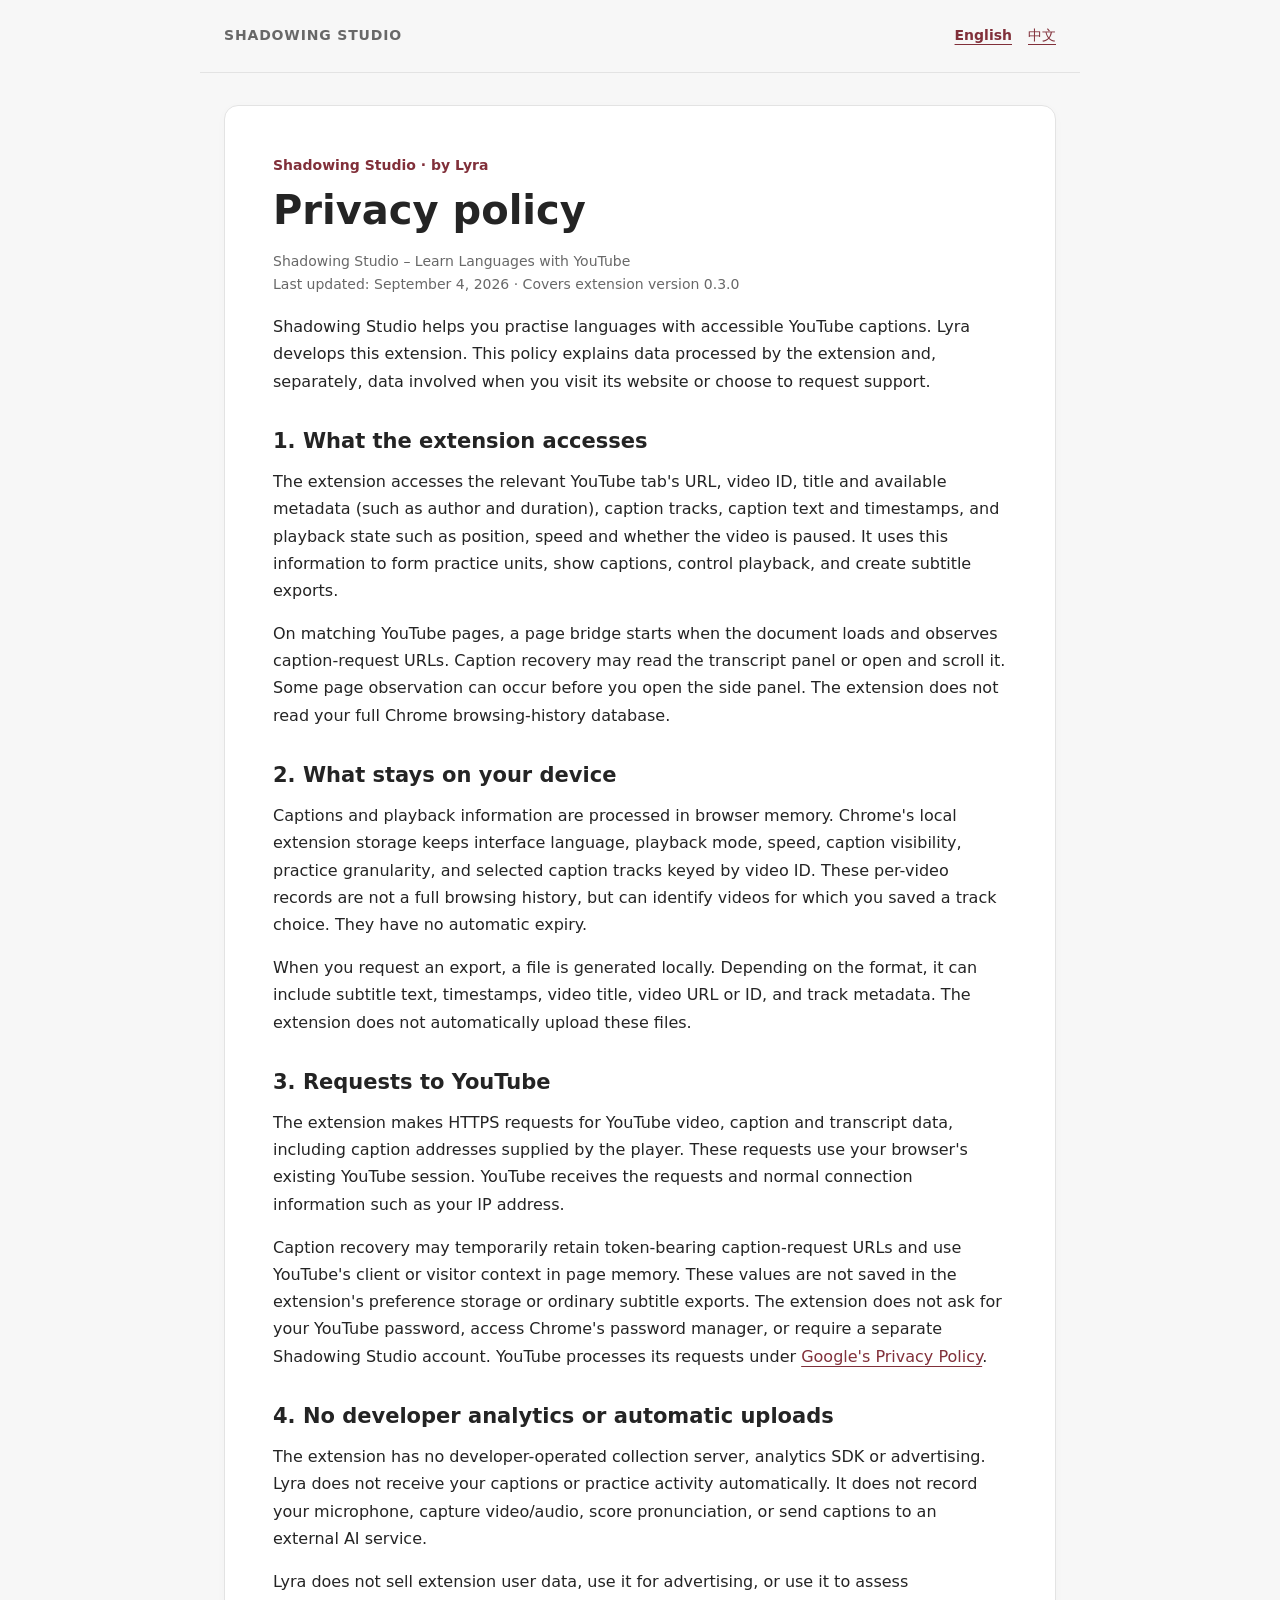
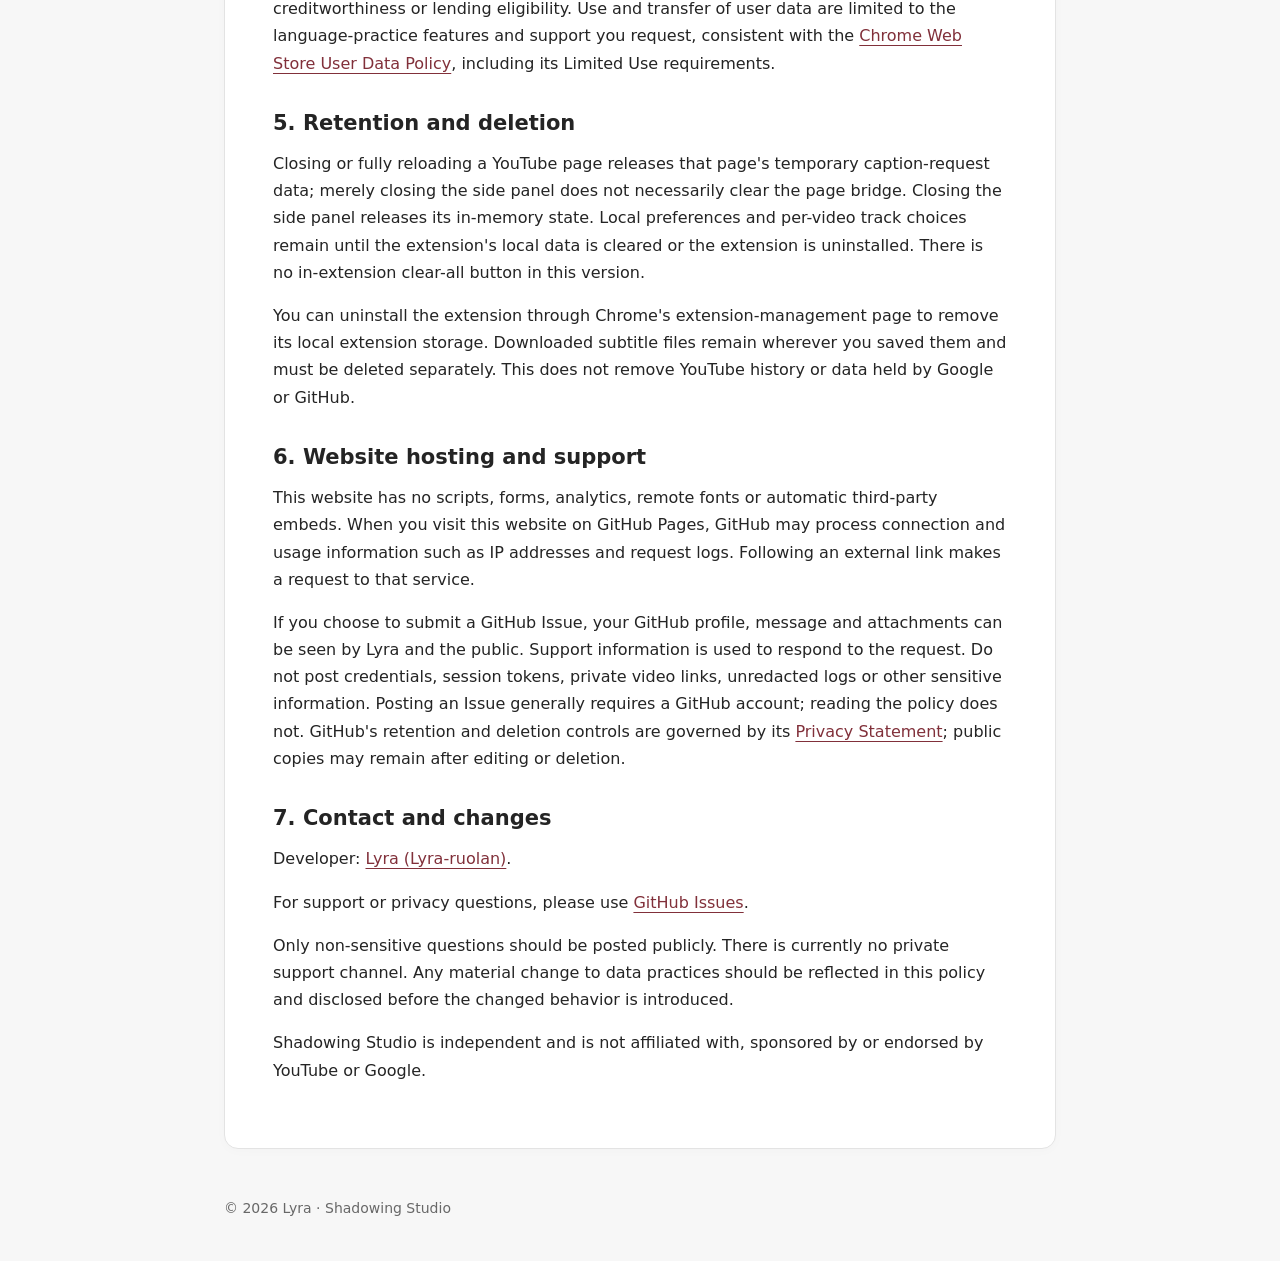
<file: index.html>
<!doctype html>
<html lang="en"><head><meta charset="utf-8"><meta name="viewport" content="width=device-width,initial-scale=1">
<meta name="referrer" content="no-referrer"><meta http-equiv="Content-Security-Policy" content="default-src 'none'; style-src 'self'; img-src 'self'; base-uri 'none'; form-action 'none'">
<title>Privacy policy · Shadowing Studio</title>
<meta name="description" content="How Shadowing Studio handles captions, preferences, and support information.">
<link rel="stylesheet" href="style.css"></head><body>
<a class="skip" href="#policy">Skip to policy</a>
<header><a class="brand" href="index.html">SHADOWING STUDIO</a>
<nav aria-label="Policy language"><a href="index.html" lang="en" aria-current="page">English</a><a href="zh.html" lang="zh-CN" >中文</a></nav></header>
<main id="policy"><article><p class="kicker">Shadowing Studio · by Lyra</p>
<h1>Privacy policy</h1>
<p class="meta">Shadowing Studio – Learn Languages with YouTube<br>Last updated: September 4, 2026 · Covers extension version 0.3.0</p>
<p>Shadowing Studio helps you practise languages with accessible YouTube captions. Lyra develops this extension. This policy explains data processed by the extension and, separately, data involved when you visit its website or choose to request support.</p>
<h2>1. What the extension accesses</h2>
<p>The extension accesses the relevant YouTube tab's URL, video ID, title and available metadata (such as author and duration), caption tracks, caption text and timestamps, and playback state such as position, speed and whether the video is paused. It uses this information to form practice units, show captions, control playback, and create subtitle exports.</p>
<p>On matching YouTube pages, a page bridge starts when the document loads and observes caption-request URLs. Caption recovery may read the transcript panel or open and scroll it. Some page observation can occur before you open the side panel. The extension does not read your full Chrome browsing-history database.</p>
<h2>2. What stays on your device</h2>
<p>Captions and playback information are processed in browser memory. Chrome's local extension storage keeps interface language, playback mode, speed, caption visibility, practice granularity, and selected caption tracks keyed by video ID. These per-video records are not a full browsing history, but can identify videos for which you saved a track choice. They have no automatic expiry.</p>
<p>When you request an export, a file is generated locally. Depending on the format, it can include subtitle text, timestamps, video title, video URL or ID, and track metadata. The extension does not automatically upload these files.</p>
<h2>3. Requests to YouTube</h2>
<p>The extension makes HTTPS requests for YouTube video, caption and transcript data, including caption addresses supplied by the player. These requests use your browser's existing YouTube session. YouTube receives the requests and normal connection information such as your IP address.</p>
<p>Caption recovery may temporarily retain token-bearing caption-request URLs and use YouTube's client or visitor context in page memory. These values are not saved in the extension's preference storage or ordinary subtitle exports. The extension does not ask for your YouTube password, access Chrome's password manager, or require a separate Shadowing Studio account. YouTube processes its requests under <a href="https://policies.google.com/privacy" rel="noreferrer">Google's Privacy Policy</a>.</p>
<h2>4. No developer analytics or automatic uploads</h2>
<p>The extension has no developer-operated collection server, analytics SDK or advertising. Lyra does not receive your captions or practice activity automatically. It does not record your microphone, capture video/audio, score pronunciation, or send captions to an external AI service.</p>
<p>Lyra does not sell extension user data, use it for advertising, or use it to assess creditworthiness or lending eligibility. Use and transfer of user data are limited to the language-practice features and support you request, consistent with the <a href="https://developer.chrome.com/docs/webstore/program-policies/user-data-faq" rel="noreferrer">Chrome Web Store User Data Policy</a>, including its Limited Use requirements.</p>
<h2>5. Retention and deletion</h2>
<p>Closing or fully reloading a YouTube page releases that page's temporary caption-request data; merely closing the side panel does not necessarily clear the page bridge. Closing the side panel releases its in-memory state. Local preferences and per-video track choices remain until the extension's local data is cleared or the extension is uninstalled. There is no in-extension clear-all button in this version.</p>
<p>You can uninstall the extension through Chrome's extension-management page to remove its local extension storage. Downloaded subtitle files remain wherever you saved them and must be deleted separately. This does not remove YouTube history or data held by Google or GitHub.</p>
<h2>6. Website hosting and support</h2>
<p>This website has no scripts, forms, analytics, remote fonts or automatic third-party embeds. When you visit this website on GitHub Pages, GitHub may process connection and usage information such as IP addresses and request logs. Following an external link makes a request to that service.</p>
<p>If you choose to submit a GitHub Issue, your GitHub profile, message and attachments can be seen by Lyra and the public. Support information is used to respond to the request. Do not post credentials, session tokens, private video links, unredacted logs or other sensitive information. Posting an Issue generally requires a GitHub account; reading the policy does not. GitHub's retention and deletion controls are governed by its <a href="https://docs.github.com/en/site-policy/privacy-policies/github-general-privacy-statement" rel="noreferrer">Privacy Statement</a>; public copies may remain after editing or deletion.</p>
<h2>7. Contact and changes</h2>
<p>Developer: <a href="https://github.com/Lyra-ruolan" rel="noreferrer">Lyra (Lyra-ruolan)</a>.</p>
<p>For support or privacy questions, please use <a href="https://github.com/Lyra-ruolan/shadowing-studio-site/issues" rel="noreferrer">GitHub Issues</a>.</p>
<p>Only non-sensitive questions should be posted publicly. There is currently no private support channel. Any material change to data practices should be reflected in this policy and disclosed before the changed behavior is introduced.</p>
<p>Shadowing Studio is independent and is not affiliated with, sponsored by or endorsed by YouTube or Google.</p></article></main>
<footer><p>© 2026 Lyra · Shadowing Studio</p></footer></body></html>
</file>
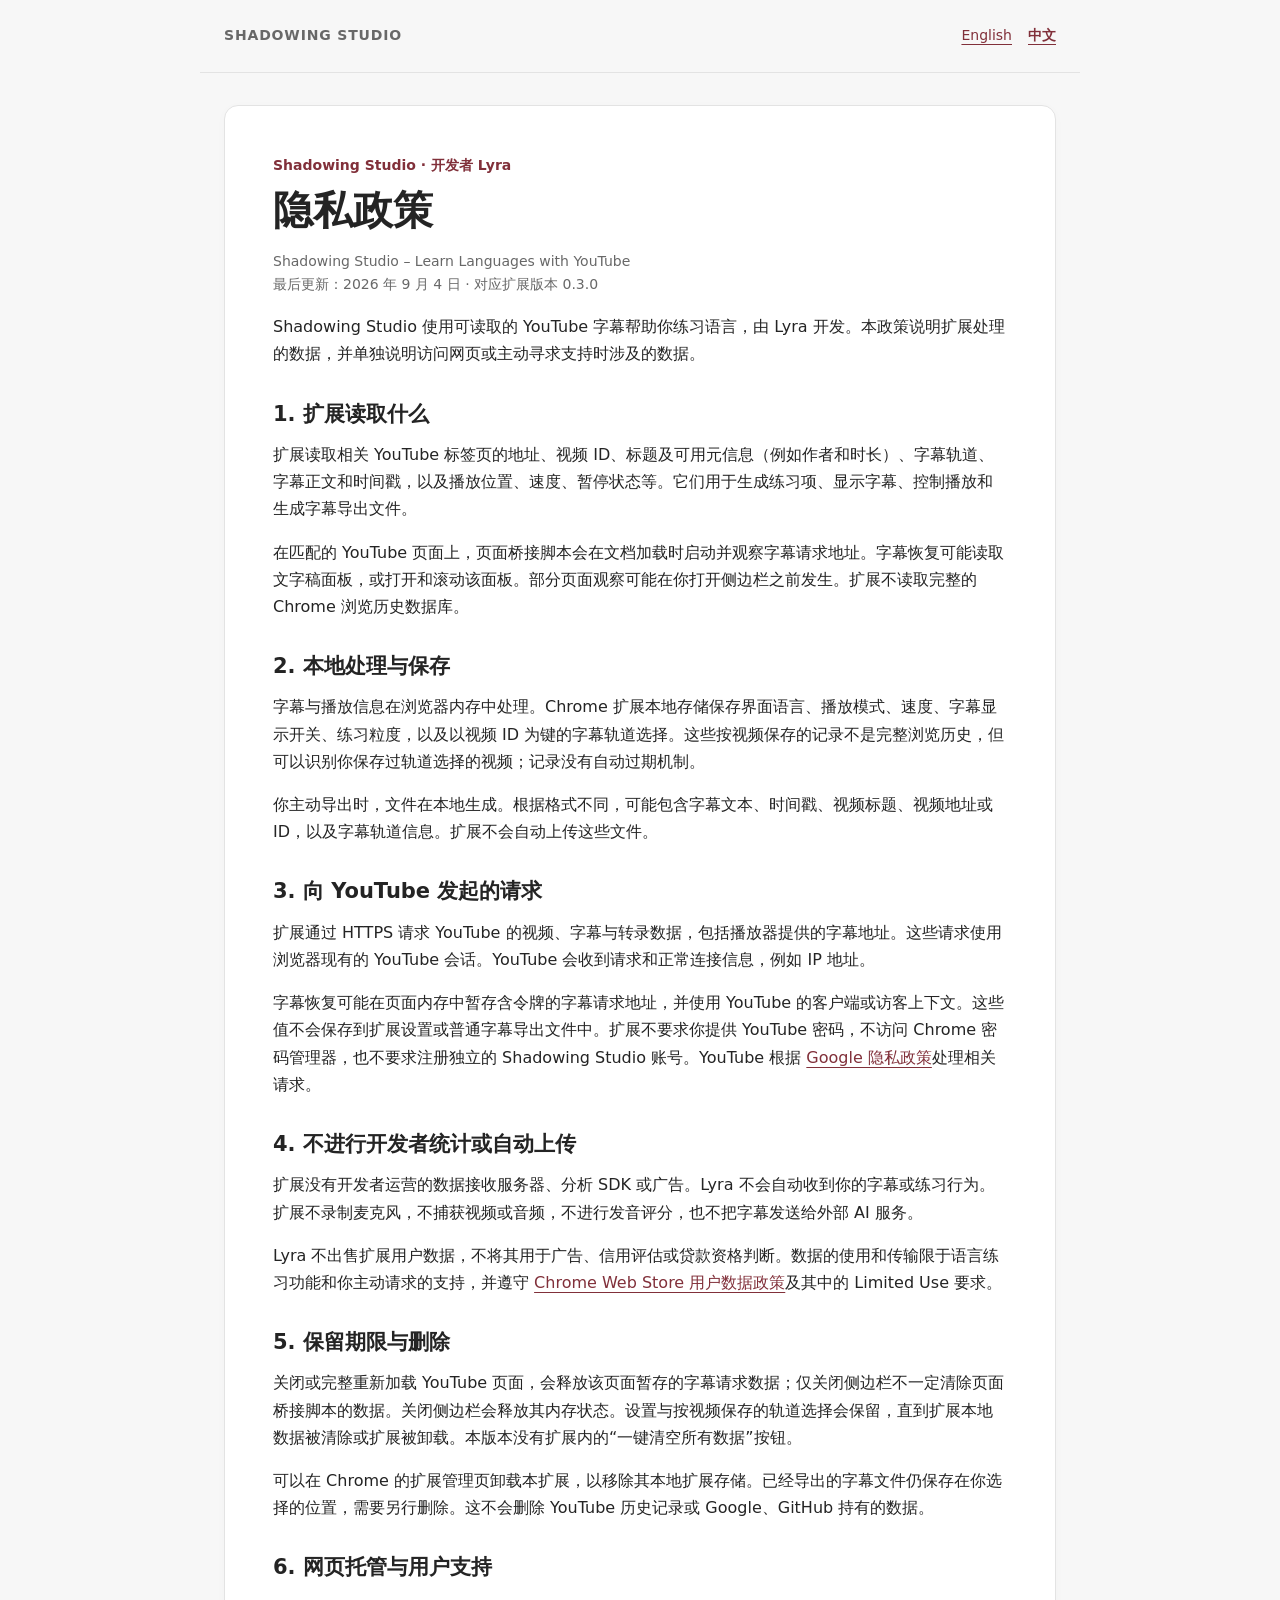
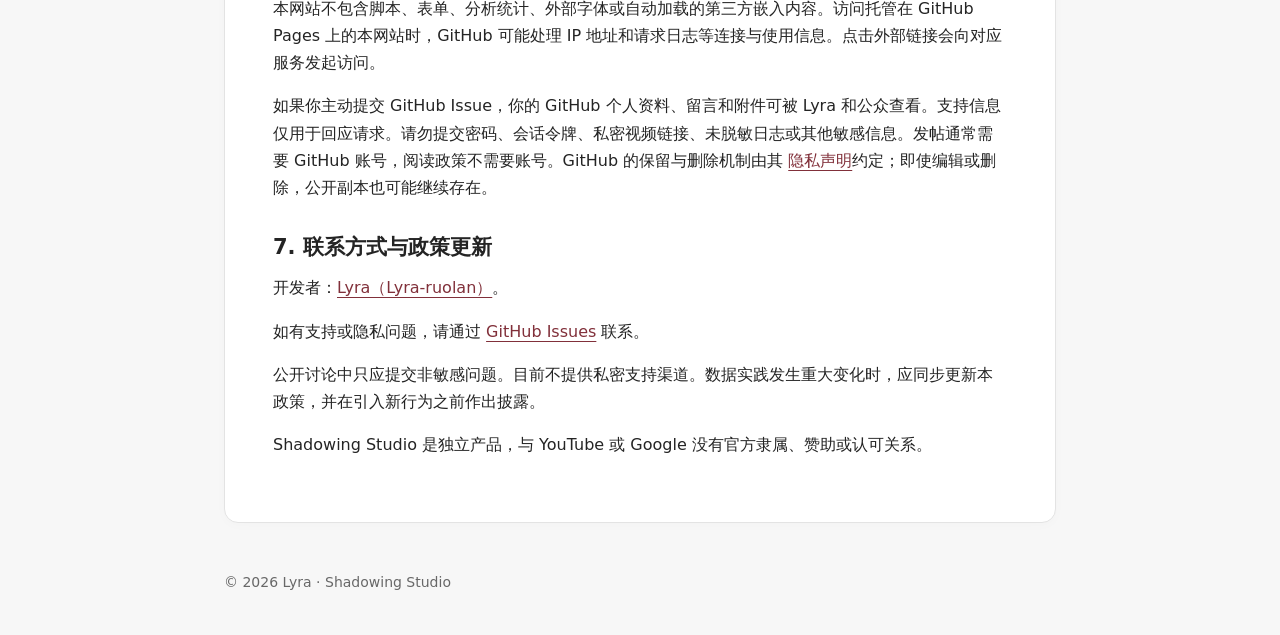
<file: zh.html>
<!doctype html>
<html lang="zh-CN"><head><meta charset="utf-8"><meta name="viewport" content="width=device-width,initial-scale=1">
<meta name="referrer" content="no-referrer"><meta http-equiv="Content-Security-Policy" content="default-src 'none'; style-src 'self'; img-src 'self'; base-uri 'none'; form-action 'none'">
<title>隐私政策 · Shadowing Studio</title>
<meta name="description" content="Shadowing Studio 字幕、偏好设置与用户支持的数据处理说明。">
<link rel="stylesheet" href="style.css"></head><body>
<a class="skip" href="#policy">跳至隐私政策</a>
<header><a class="brand" href="zh.html">SHADOWING STUDIO</a>
<nav aria-label="政策语言"><a href="index.html" lang="en" >English</a><a href="zh.html" lang="zh-CN" aria-current="page">中文</a></nav></header>
<main id="policy"><article><p class="kicker">Shadowing Studio · 开发者 Lyra</p>
<h1>隐私政策</h1>
<p class="meta">Shadowing Studio – Learn Languages with YouTube<br>最后更新：2026 年 9 月 4 日 · 对应扩展版本 0.3.0</p>
<p>Shadowing Studio 使用可读取的 YouTube 字幕帮助你练习语言，由 Lyra 开发。本政策说明扩展处理的数据，并单独说明访问网页或主动寻求支持时涉及的数据。</p>
<h2>1. 扩展读取什么</h2>
<p>扩展读取相关 YouTube 标签页的地址、视频 ID、标题及可用元信息（例如作者和时长）、字幕轨道、字幕正文和时间戳，以及播放位置、速度、暂停状态等。它们用于生成练习项、显示字幕、控制播放和生成字幕导出文件。</p>
<p>在匹配的 YouTube 页面上，页面桥接脚本会在文档加载时启动并观察字幕请求地址。字幕恢复可能读取文字稿面板，或打开和滚动该面板。部分页面观察可能在你打开侧边栏之前发生。扩展不读取完整的 Chrome 浏览历史数据库。</p>
<h2>2. 本地处理与保存</h2>
<p>字幕与播放信息在浏览器内存中处理。Chrome 扩展本地存储保存界面语言、播放模式、速度、字幕显示开关、练习粒度，以及以视频 ID 为键的字幕轨道选择。这些按视频保存的记录不是完整浏览历史，但可以识别你保存过轨道选择的视频；记录没有自动过期机制。</p>
<p>你主动导出时，文件在本地生成。根据格式不同，可能包含字幕文本、时间戳、视频标题、视频地址或 ID，以及字幕轨道信息。扩展不会自动上传这些文件。</p>
<h2>3. 向 YouTube 发起的请求</h2>
<p>扩展通过 HTTPS 请求 YouTube 的视频、字幕与转录数据，包括播放器提供的字幕地址。这些请求使用浏览器现有的 YouTube 会话。YouTube 会收到请求和正常连接信息，例如 IP 地址。</p>
<p>字幕恢复可能在页面内存中暂存含令牌的字幕请求地址，并使用 YouTube 的客户端或访客上下文。这些值不会保存到扩展设置或普通字幕导出文件中。扩展不要求你提供 YouTube 密码，不访问 Chrome 密码管理器，也不要求注册独立的 Shadowing Studio 账号。YouTube 根据 <a href="https://policies.google.com/privacy" rel="noreferrer">Google 隐私政策</a>处理相关请求。</p>
<h2>4. 不进行开发者统计或自动上传</h2>
<p>扩展没有开发者运营的数据接收服务器、分析 SDK 或广告。Lyra 不会自动收到你的字幕或练习行为。扩展不录制麦克风，不捕获视频或音频，不进行发音评分，也不把字幕发送给外部 AI 服务。</p>
<p>Lyra 不出售扩展用户数据，不将其用于广告、信用评估或贷款资格判断。数据的使用和传输限于语言练习功能和你主动请求的支持，并遵守 <a href="https://developer.chrome.com/docs/webstore/program-policies/user-data-faq" rel="noreferrer">Chrome Web Store 用户数据政策</a>及其中的 Limited Use 要求。</p>
<h2>5. 保留期限与删除</h2>
<p>关闭或完整重新加载 YouTube 页面，会释放该页面暂存的字幕请求数据；仅关闭侧边栏不一定清除页面桥接脚本的数据。关闭侧边栏会释放其内存状态。设置与按视频保存的轨道选择会保留，直到扩展本地数据被清除或扩展被卸载。本版本没有扩展内的“一键清空所有数据”按钮。</p>
<p>可以在 Chrome 的扩展管理页卸载本扩展，以移除其本地扩展存储。已经导出的字幕文件仍保存在你选择的位置，需要另行删除。这不会删除 YouTube 历史记录或 Google、GitHub 持有的数据。</p>
<h2>6. 网页托管与用户支持</h2>
<p>本网站不包含脚本、表单、分析统计、外部字体或自动加载的第三方嵌入内容。访问托管在 GitHub Pages 上的本网站时，GitHub 可能处理 IP 地址和请求日志等连接与使用信息。点击外部链接会向对应服务发起访问。</p>
<p>如果你主动提交 GitHub Issue，你的 GitHub 个人资料、留言和附件可被 Lyra 和公众查看。支持信息仅用于回应请求。请勿提交密码、会话令牌、私密视频链接、未脱敏日志或其他敏感信息。发帖通常需要 GitHub 账号，阅读政策不需要账号。GitHub 的保留与删除机制由其 <a href="https://docs.github.com/en/site-policy/privacy-policies/github-general-privacy-statement" rel="noreferrer">隐私声明</a>约定；即使编辑或删除，公开副本也可能继续存在。</p>
<h2>7. 联系方式与政策更新</h2>
<p>开发者：<a href="https://github.com/Lyra-ruolan" rel="noreferrer">Lyra（Lyra-ruolan）</a>。</p>
<p>如有支持或隐私问题，请通过 <a href="https://github.com/Lyra-ruolan/shadowing-studio-site/issues" rel="noreferrer">GitHub Issues</a> 联系。</p>
<p>公开讨论中只应提交非敏感问题。目前不提供私密支持渠道。数据实践发生重大变化时，应同步更新本政策，并在引入新行为之前作出披露。</p>
<p>Shadowing Studio 是独立产品，与 YouTube 或 Google 没有官方隶属、赞助或认可关系。</p></article></main>
<footer><p>© 2026 Lyra · Shadowing Studio</p></footer></body></html>
</file>
<file: style.css>
:root{color-scheme:light;--page:#f7f7f7;--surface:#fff;--ink:#242424;--muted:#686868;--border:#e3e3e3;--accent:#b84c56;--soft:#f7e9eb;--deep:#81303a}
*{box-sizing:border-box}html{scroll-behavior:auto}body{margin:0;background:var(--page);color:var(--ink);font:16px/1.7 system-ui,-apple-system,"Segoe UI","Microsoft YaHei",sans-serif}
a{color:var(--deep);text-underline-offset:4px}a:hover{color:#a9404b}a:focus-visible{outline:3px solid var(--accent);outline-offset:4px;border-radius:3px}
.skip{position:absolute;left:16px;top:-80px;padding:8px;background:var(--surface)}.skip:focus{top:8px}
header,main,footer{max-width:880px;margin:auto;padding:24px}header{display:flex;justify-content:space-between;align-items:center;gap:16px;border-bottom:1px solid var(--border)}
.brand{font-size:14px;font-weight:650;letter-spacing:.06em;color:var(--muted);text-decoration:none}nav{display:flex;gap:16px;flex-wrap:wrap;font-size:14px}nav [aria-current]{font-weight:700}
main{padding-top:32px}article{background:var(--surface);border:1px solid var(--border);border-radius:14px;padding:clamp(20px,5vw,48px);box-shadow:0 2px 12px #24242405}
.kicker{font-size:14px;color:var(--deep);font-weight:600;margin:0 0 8px}h1{font-size:clamp(28px,5vw,40px);line-height:1.2;font-weight:650;margin:0 0 16px}
h2{font-size:21px;line-height:1.4;margin:32px 0 12px;font-weight:600}p{margin:0 0 16px}.meta{font-size:14px;color:var(--muted);font-variant-numeric:tabular-nums}
.notice{background:var(--soft);color:var(--deep);border-left:3px solid var(--accent);padding:16px;border-radius:0 8px 8px 0;margin:24px 0}
li{margin:8px 0}ul{padding-left:22px}code{font-size:.9em;overflow-wrap:anywhere;word-break:break-word}
footer{font-size:14px;color:var(--muted);padding-bottom:40px}footer p{margin:0}strong{font-weight:650} @media(max-width:400px){header,main,footer{padding:16px}header{align-items:flex-start}.brand{max-width:140px}nav{gap:10px}article{padding:20px}}
</file>
